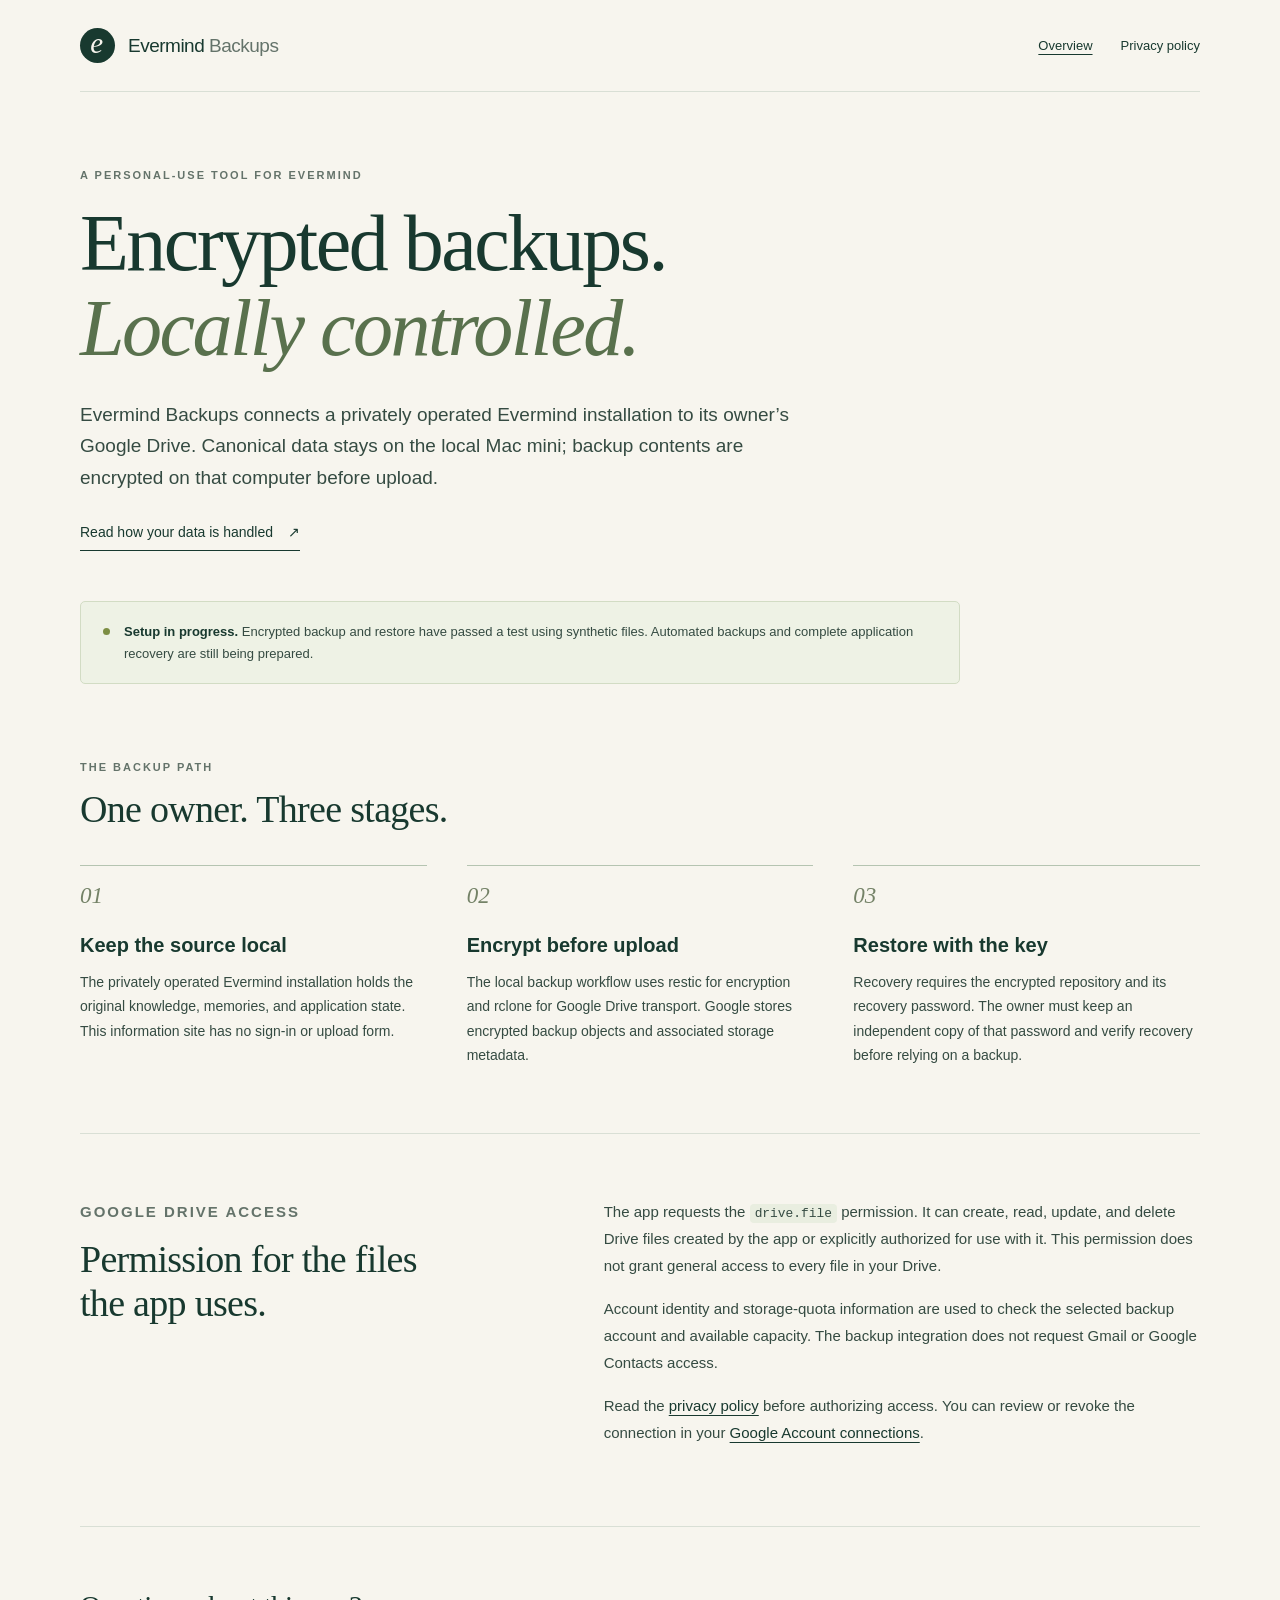
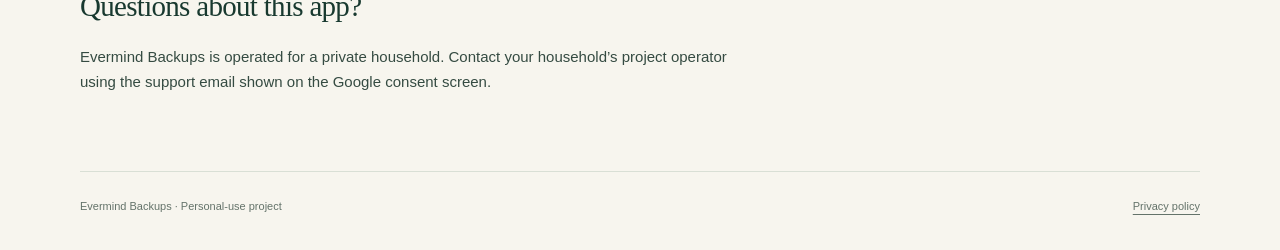
<file: index.html>
<!doctype html>
<html lang="en">
<head>
  <meta charset="utf-8">
  <meta name="viewport" content="width=device-width, initial-scale=1">
  <meta name="description" content="Evermind Backups is a personal-use tool for encrypted backups from a local Evermind installation to its owner's Google Drive.">
  <title>Evermind Backups — Encrypted backups, locally controlled</title>
  <link rel="stylesheet" href="styles.css">
</head>
<body>
  <a class="skip-link" href="#main">Skip to content</a>
  <header class="site-header wrap">
    <a class="brand" href="index.html" aria-label="Evermind Backups home"><span class="brand-mark" aria-hidden="true">e</span><span>Evermind <strong>Backups</strong></span></a>
    <nav aria-label="Main navigation"><a aria-current="page" href="index.html">Overview</a><a href="privacy.html">Privacy policy</a></nav>
  </header>
  <main id="main" class="wrap">
    <section class="hero" aria-labelledby="title">
      <p class="eyebrow">A personal-use tool for Evermind</p>
      <h1 id="title">Encrypted backups.<br><em>Locally controlled.</em></h1>
      <p class="intro">Evermind Backups connects a privately operated Evermind installation to its owner’s Google Drive. Canonical data stays on the local Mac mini; backup contents are encrypted on that computer before upload.</p>
      <a class="text-link" href="privacy.html">Read how your data is handled <span aria-hidden="true">↗</span></a>
    </section>
    <aside class="status-note" aria-label="Current implementation status"><span class="status-dot" aria-hidden="true"></span><div><strong>Setup in progress.</strong> Encrypted backup and restore have passed a test using synthetic files. Automated backups and complete application recovery are still being prepared.</div></aside>
    <section class="flow-section" aria-labelledby="flow-title">
      <div class="section-heading"><p class="eyebrow">The backup path</p><h2 id="flow-title">One owner. Three stages.</h2></div>
      <ol class="flow">
        <li><span class="step-number">01</span><h3>Keep the source local</h3><p>The privately operated Evermind installation holds the original knowledge, memories, and application state. This information site has no sign-in or upload form.</p></li>
        <li><span class="step-number">02</span><h3>Encrypt before upload</h3><p>The local backup workflow uses restic for encryption and rclone for Google Drive transport. Google stores encrypted backup objects and associated storage metadata.</p></li>
        <li><span class="step-number">03</span><h3>Restore with the key</h3><p>Recovery requires the encrypted repository and its recovery password. The owner must keep an independent copy of that password and verify recovery before relying on a backup.</p></li>
      </ol>
    </section>
    <section class="permission-section" aria-labelledby="permission-title">
      <div><p class="eyebrow">Google Drive access</p><h2 id="permission-title">Permission for the files<br>the app uses.</h2></div>
      <div><p>The app requests the <code>drive.file</code> permission. It can create, read, update, and delete Drive files created by the app or explicitly authorized for use with it. This permission does not grant general access to every file in your Drive.</p><p>Account identity and storage-quota information are used to check the selected backup account and available capacity. The backup integration does not request Gmail or Google Contacts access.</p><p>Read the <a href="privacy.html">privacy policy</a> before authorizing access. You can review or revoke the connection in your <a href="https://myaccount.google.com/connections">Google Account connections</a>.</p></div>
    </section>
    <section class="contact-section" aria-labelledby="contact-title"><h2 id="contact-title">Questions about this app?</h2><p>Evermind Backups is operated for a private household. Contact your household’s project operator using the support email shown on the Google consent screen.</p></section>
  </main>
  <footer class="site-footer wrap"><span>Evermind Backups · Personal-use project</span><a href="privacy.html">Privacy policy</a></footer>
</body>
</html>
</file>
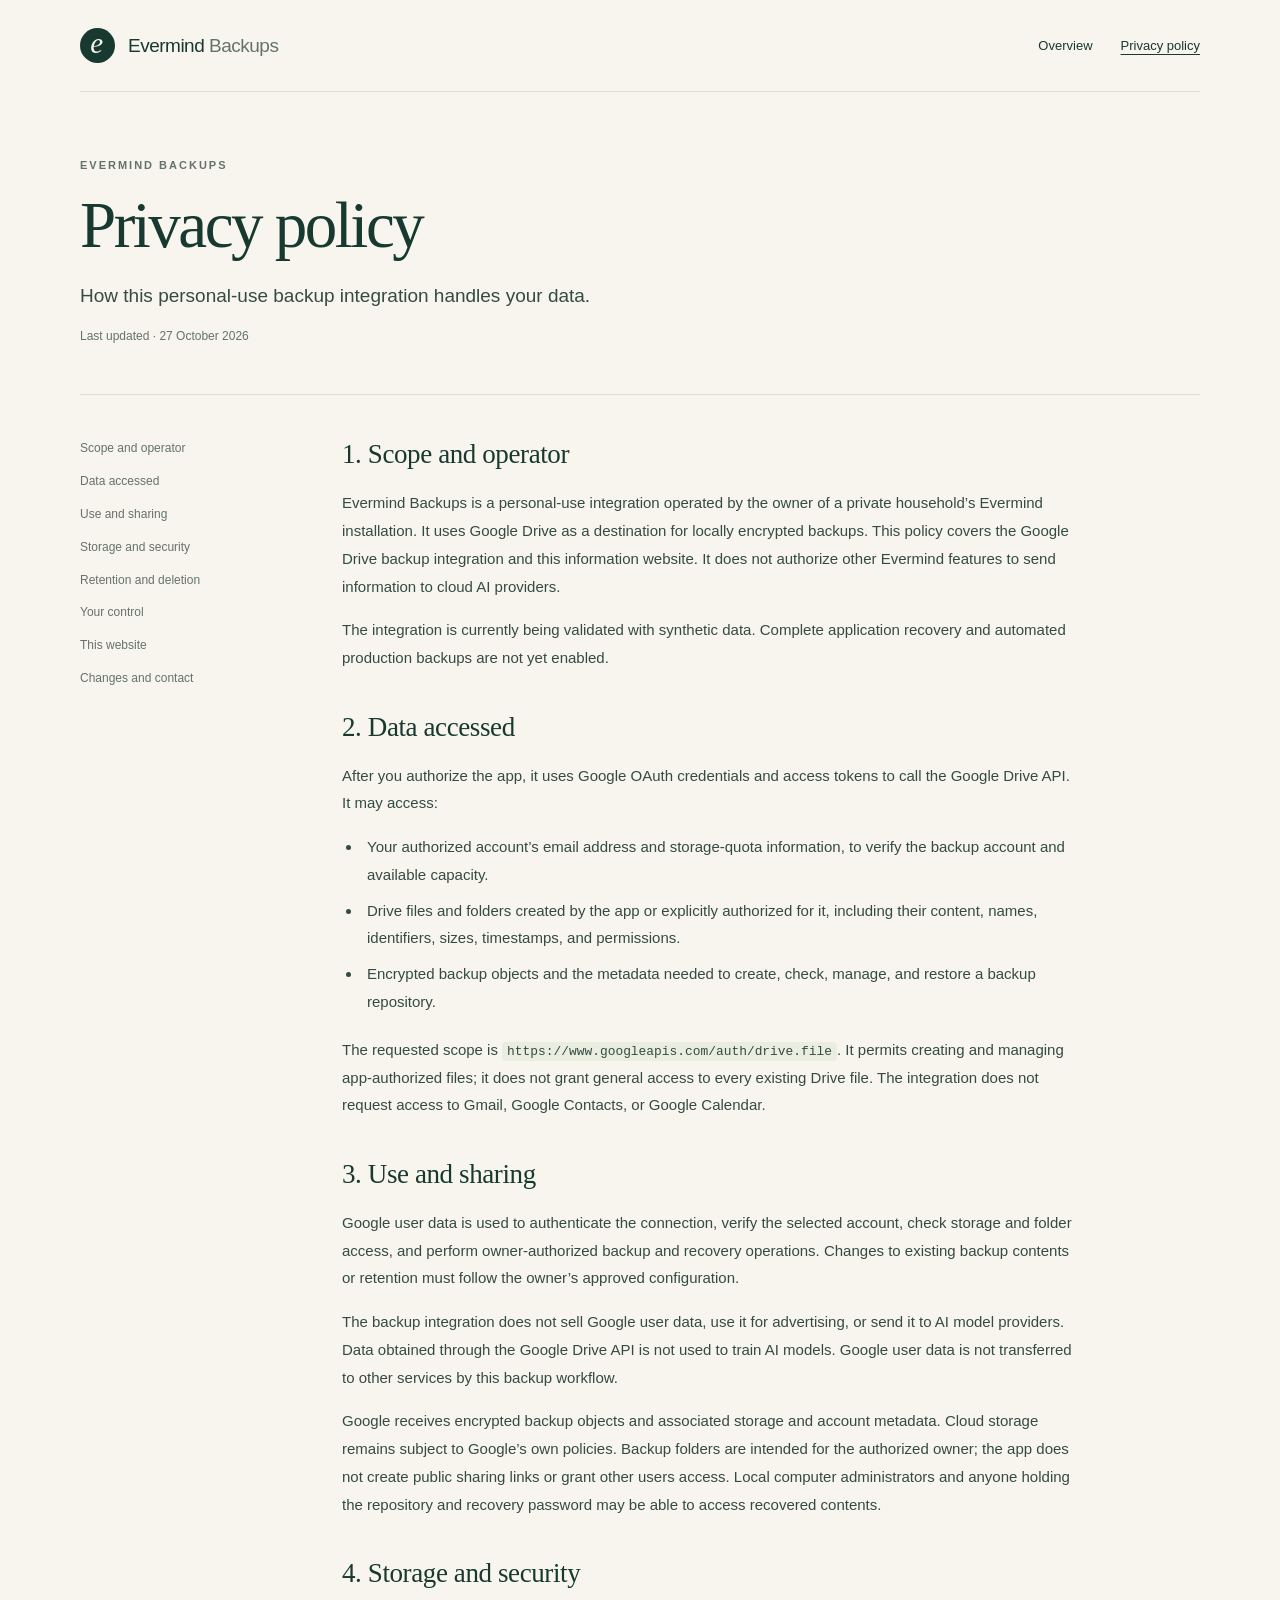
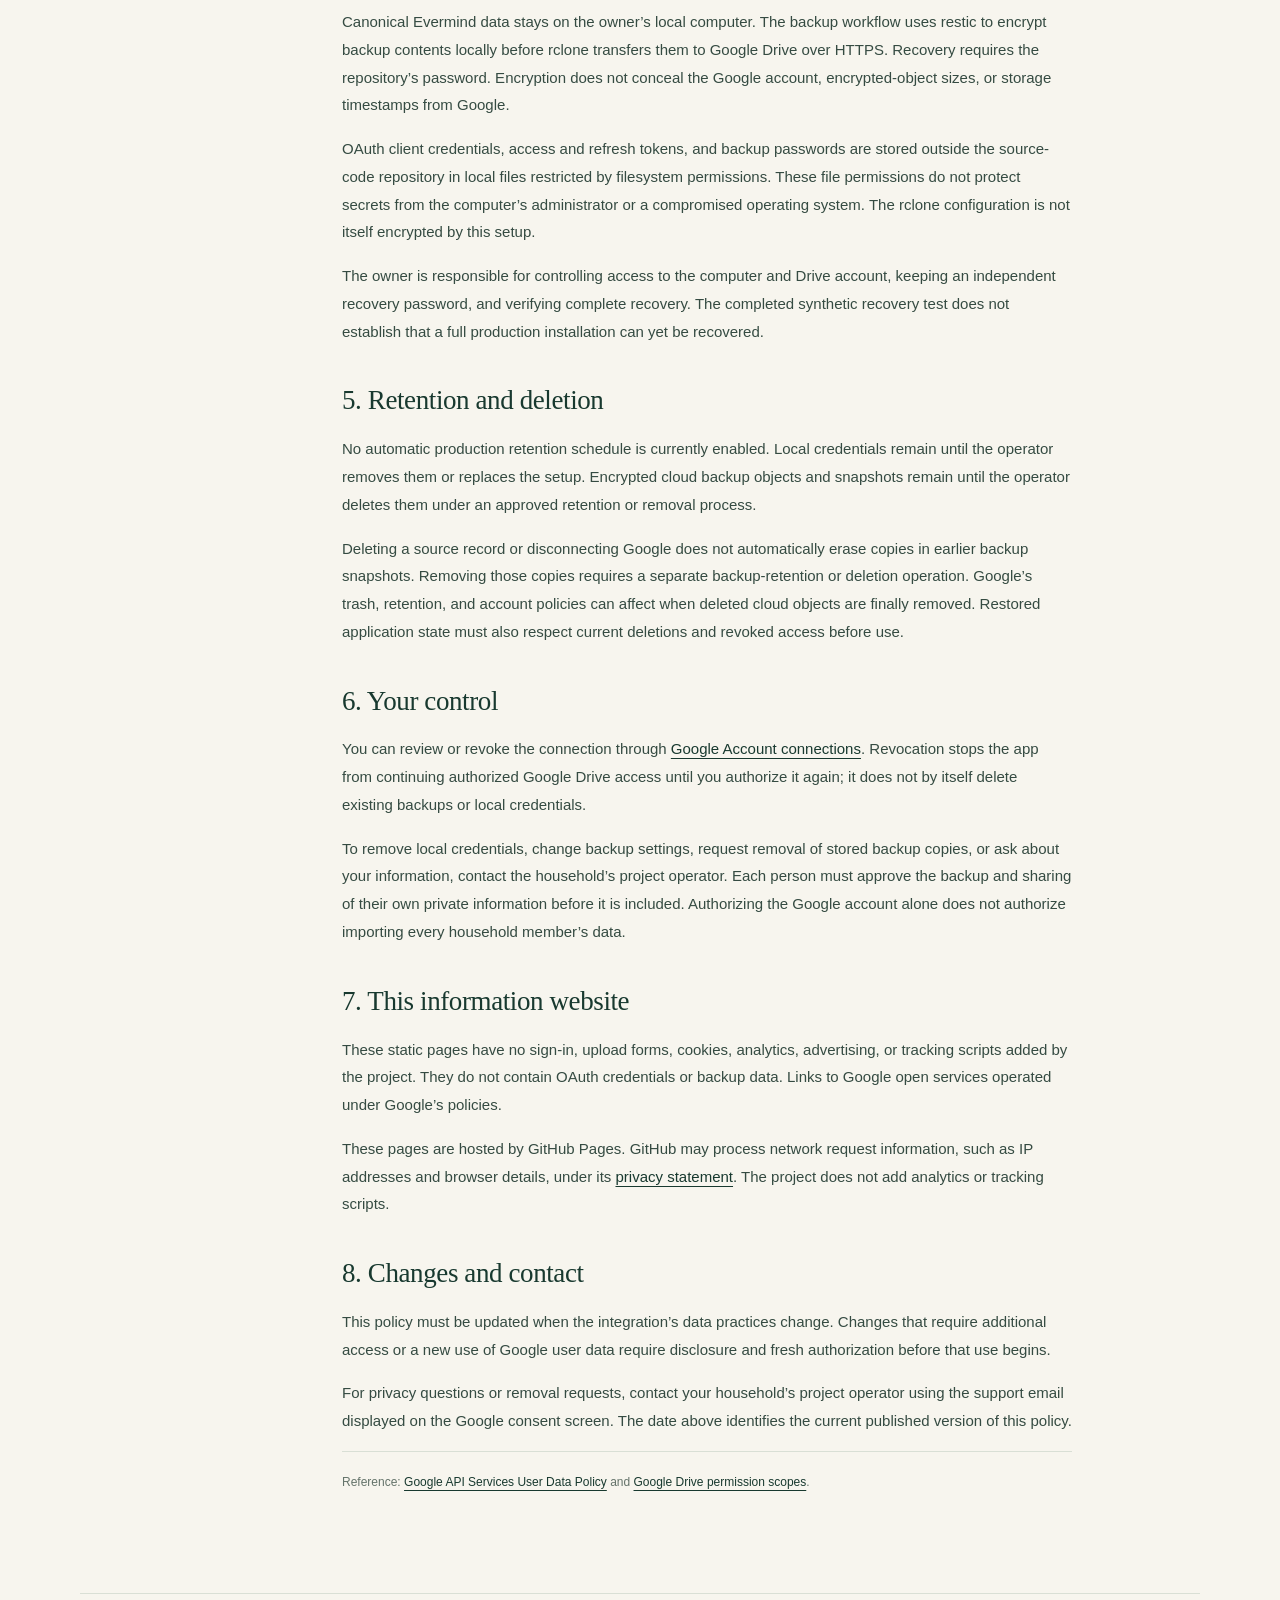
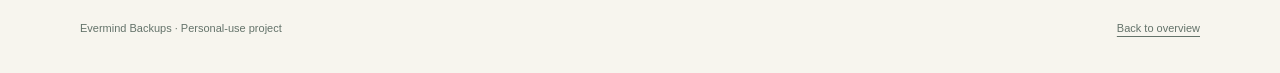
<file: privacy.html>
<!doctype html>
<html lang="en">
<head>
  <meta charset="utf-8">
  <meta name="viewport" content="width=device-width, initial-scale=1">
  <meta name="description" content="How the personal-use Evermind Backups integration accesses, uses, stores, and shares Google user data.">
  <title>Privacy policy — Evermind Backups</title>
  <link rel="stylesheet" href="styles.css">
</head>
<body>
  <a class="skip-link" href="#main">Skip to content</a>
  <header class="site-header wrap">
    <a class="brand" href="index.html" aria-label="Evermind Backups home"><span class="brand-mark" aria-hidden="true">e</span><span>Evermind <strong>Backups</strong></span></a>
    <nav aria-label="Main navigation"><a href="index.html">Overview</a><a aria-current="page" href="privacy.html">Privacy policy</a></nav>
  </header>
  <main id="main" class="wrap policy-main">
    <div class="policy-heading"><p class="eyebrow">Evermind Backups</p><h1>Privacy policy</h1><p class="intro">How this personal-use backup integration handles your data.</p><p class="date-line">Last updated · 27 October 2026</p></div>
    <div class="policy-layout">
      <nav class="policy-toc" aria-label="Privacy policy sections"><a href="#scope">Scope and operator</a><a href="#access">Data accessed</a><a href="#use">Use and sharing</a><a href="#storage">Storage and security</a><a href="#retention">Retention and deletion</a><a href="#control">Your control</a><a href="#website">This website</a><a href="#changes">Changes and contact</a></nav>
      <article class="policy-copy" aria-label="Privacy policy details">
        <section id="scope"><h2>1. Scope and operator</h2><p>Evermind Backups is a personal-use integration operated by the owner of a private household’s Evermind installation. It uses Google Drive as a destination for locally encrypted backups. This policy covers the Google Drive backup integration and this information website. It does not authorize other Evermind features to send information to cloud AI providers.</p><p>The integration is currently being validated with synthetic data. Complete application recovery and automated production backups are not yet enabled.</p></section>
        <section id="access"><h2>2. Data accessed</h2><p>After you authorize the app, it uses Google OAuth credentials and access tokens to call the Google Drive API. It may access:</p><ul><li>Your authorized account’s email address and storage-quota information, to verify the backup account and available capacity.</li><li>Drive files and folders created by the app or explicitly authorized for it, including their content, names, identifiers, sizes, timestamps, and permissions.</li><li>Encrypted backup objects and the metadata needed to create, check, manage, and restore a backup repository.</li></ul><p>The requested scope is <code>https://www.googleapis.com/auth/drive.file</code>. It permits creating and managing app-authorized files; it does not grant general access to every existing Drive file. The integration does not request access to Gmail, Google Contacts, or Google Calendar.</p></section>
        <section id="use"><h2>3. Use and sharing</h2><p>Google user data is used to authenticate the connection, verify the selected account, check storage and folder access, and perform owner-authorized backup and recovery operations. Changes to existing backup contents or retention must follow the owner’s approved configuration.</p><p>The backup integration does not sell Google user data, use it for advertising, or send it to AI model providers. Data obtained through the Google Drive API is not used to train AI models. Google user data is not transferred to other services by this backup workflow.</p><p>Google receives encrypted backup objects and associated storage and account metadata. Cloud storage remains subject to Google’s own policies. Backup folders are intended for the authorized owner; the app does not create public sharing links or grant other users access. Local computer administrators and anyone holding the repository and recovery password may be able to access recovered contents.</p></section>
        <section id="storage"><h2>4. Storage and security</h2><p>Canonical Evermind data stays on the owner’s local computer. The backup workflow uses restic to encrypt backup contents locally before rclone transfers them to Google Drive over HTTPS. Recovery requires the repository’s password. Encryption does not conceal the Google account, encrypted-object sizes, or storage timestamps from Google.</p><p>OAuth client credentials, access and refresh tokens, and backup passwords are stored outside the source-code repository in local files restricted by filesystem permissions. These file permissions do not protect secrets from the computer’s administrator or a compromised operating system. The rclone configuration is not itself encrypted by this setup.</p><p>The owner is responsible for controlling access to the computer and Drive account, keeping an independent recovery password, and verifying complete recovery. The completed synthetic recovery test does not establish that a full production installation can yet be recovered.</p></section>
        <section id="retention"><h2>5. Retention and deletion</h2><p>No automatic production retention schedule is currently enabled. Local credentials remain until the operator removes them or replaces the setup. Encrypted cloud backup objects and snapshots remain until the operator deletes them under an approved retention or removal process.</p><p>Deleting a source record or disconnecting Google does not automatically erase copies in earlier backup snapshots. Removing those copies requires a separate backup-retention or deletion operation. Google’s trash, retention, and account policies can affect when deleted cloud objects are finally removed. Restored application state must also respect current deletions and revoked access before use.</p></section>
        <section id="control"><h2>6. Your control</h2><p>You can review or revoke the connection through <a href="https://myaccount.google.com/connections">Google Account connections</a>. Revocation stops the app from continuing authorized Google Drive access until you authorize it again; it does not by itself delete existing backups or local credentials.</p><p>To remove local credentials, change backup settings, request removal of stored backup copies, or ask about your information, contact the household’s project operator. Each person must approve the backup and sharing of their own private information before it is included. Authorizing the Google account alone does not authorize importing every household member’s data.</p></section>
        <section id="website"><h2>7. This information website</h2><p>These static pages have no sign-in, upload forms, cookies, analytics, advertising, or tracking scripts added by the project. They do not contain OAuth credentials or backup data. Links to Google open services operated under Google’s policies.</p><p>These pages are hosted by GitHub Pages. GitHub may process network request information, such as IP addresses and browser details, under its <a href="https://docs.github.com/en/site-policy/privacy-policies/github-general-privacy-statement">privacy statement</a>. The project does not add analytics or tracking scripts.</p></section>
        <section id="changes"><h2>8. Changes and contact</h2><p>This policy must be updated when the integration’s data practices change. Changes that require additional access or a new use of Google user data require disclosure and fresh authorization before that use begins.</p><p>For privacy questions or removal requests, contact your household’s project operator using the support email displayed on the Google consent screen. The date above identifies the current published version of this policy.</p><p class="reference-note">Reference: <a href="https://developers.google.com/terms/api-services-user-data-policy">Google API Services User Data Policy</a> and <a href="https://developers.google.com/workspace/drive/api/guides/api-specific-auth">Google Drive permission scopes</a>.</p></section>
      </article>
    </div>
  </main>
  <footer class="site-footer wrap"><span>Evermind Backups · Personal-use project</span><a href="index.html">Back to overview</a></footer>
</body>
</html>
</file>
<file: styles.css>
:root{color-scheme:light;--paper:#f7f5ee;--ink:#18392f;--body:#354b42;--muted:#64736a;--line:#d9dfd5;--accent:#cbdba7;--serif:Georgia,'Times New Roman',serif;--sans:-apple-system,BlinkMacSystemFont,'Segoe UI',sans-serif}
*{box-sizing:border-box}html{scroll-behavior:smooth;scroll-padding-top:30px}body{margin:0;background:var(--paper);color:var(--body);font:16px/1.65 var(--sans);-webkit-font-smoothing:antialiased}a{color:var(--ink);text-underline-offset:4px}a:hover{color:#41643e}a:focus-visible{outline:3px solid #758a3d;outline-offset:5px}p{margin:0 0 1rem}h1,h2,h3{color:var(--ink);font-weight:400}h1,h2{font-family:var(--serif)}h1{font-size:clamp(48px,6.8vw,80px);line-height:1.06;letter-spacing:-2.5px;margin:18px 0 28px}h1 em{font-weight:400;color:#59714d}h2{font-size:clamp(29px,3vw,38px);line-height:1.18;letter-spacing:-.7px;margin:8px 0 22px}h3{font-family:var(--sans);font-size:20px;font-weight:600;line-height:1.3;margin:20px 0 12px}code{font-family:ui-monospace,SFMono-Regular,Menlo,monospace;font-size:.86em;overflow-wrap:anywhere;background:#e9eee0;border-radius:4px;padding:2px 5px}.wrap{max-width:1120px;width:calc(100% - 112px);margin:0 auto}.draft-strip{background:#e7ebdd;color:#3b4e3b;text-align:center;font-size:11px;letter-spacing:.7px;padding:8px 18px;text-transform:uppercase}.draft-strip span{margin-left:14px;color:#53634d}.site-header{display:flex;align-items:center;justify-content:space-between;gap:24px;padding:28px 0;border-bottom:1px solid var(--line)}.brand{display:inline-flex;align-items:center;gap:13px;color:var(--ink);text-decoration:none;font-size:19px;letter-spacing:-.5px;white-space:nowrap}.brand strong{font-weight:400;color:var(--muted)}.brand-mark{display:grid;place-items:center;background:var(--ink);color:var(--paper);border-radius:50%;width:35px;height:35px;font:italic 29px/1 var(--serif);padding:0 2px 4px 0}.site-header nav{display:flex;gap:28px;font-size:13px}.site-header nav a{text-decoration:none}.site-header nav a[aria-current=page]{text-decoration:underline;text-decoration-thickness:1px}.eyebrow{font-size:11px;line-height:1.4;letter-spacing:2px;font-weight:600;text-transform:uppercase;color:var(--muted);margin:0 0 12px}.hero{padding:76px 0 50px;max-width:810px}.intro{font-size:19px;line-height:1.65;max-width:720px}.text-link{display:inline-flex;gap:15px;font-size:14px;text-decoration:none;border-bottom:1px solid var(--ink);margin-top:12px;padding-bottom:6px}.status-note{display:flex;gap:14px;align-items:flex-start;border:1px solid #d2dcc4;border-radius:5px;padding:19px 22px;background:#eef2e5;max-width:880px;font-size:13px;line-height:1.65}.status-note strong{color:var(--ink);font-weight:600}.status-dot{height:7px;width:7px;flex:0 0 7px;background:#7c8e43;border-radius:50%;margin-top:7px}.flow-section{padding:76px 0 65px;border-bottom:1px solid var(--line)}.section-heading{margin-bottom:33px}.flow{list-style:none;padding:0;margin:0;display:grid;grid-template-columns:repeat(3,1fr);gap:40px}.flow li{border-top:1px solid #b5c4b1;padding-top:17px}.flow p{font-size:14px;line-height:1.75;margin-bottom:0}.step-number{color:#748267;font:italic 23px var(--serif)}.permission-section{padding:64px 0;display:grid;grid-template-columns:1fr 1.3fr;gap:65px;border-bottom:1px solid var(--line)}.permission-section p{font-size:15px;line-height:1.8}.contact-section{padding:54px 0 60px;max-width:660px}.contact-section h2{font-size:29px}.contact-section p{font-size:15px}.site-footer{display:flex;justify-content:space-between;gap:16px;border-top:1px solid var(--line);padding:25px 0 36px;font-size:11px;color:var(--muted)}.site-footer a{color:var(--muted)}.skip-link{position:absolute;top:-100px;left:20px;background:white;color:var(--ink);z-index:10;padding:10px 15px}.skip-link:focus{top:10px}.policy-heading{padding:66px 0 48px;border-bottom:1px solid var(--line)}.policy-heading h1{font-size:clamp(43px,5.3vw,65px);margin-bottom:20px}.policy-heading .intro{font-size:19px;margin-bottom:15px}.date-line{font-size:12px;color:var(--muted);margin-bottom:0}.policy-layout{display:grid;grid-template-columns:190px minmax(0,1fr);gap:72px;padding:44px 0 60px}.policy-toc{align-self:start;display:flex;flex-direction:column;gap:13px;position:sticky;top:32px;font-size:12px;padding-right:12px}.policy-toc a{text-decoration:none;color:var(--muted)}.policy-toc a:hover{text-decoration:underline;color:var(--ink)}.policy-copy{max-width:730px;min-width:0}.policy-copy section{margin-bottom:40px}.policy-copy h2{font-size:27px;letter-spacing:-.4px;margin:0 0 18px}.policy-copy p,.policy-copy li{font-size:15px;line-height:1.85}.policy-copy ul{padding-left:20px;margin:8px 0 20px}.policy-copy li{padding-left:5px;margin:8px 0}.policy-copy .reference-note{border-top:1px solid var(--line);padding-top:19px;font-size:12px;color:var(--muted)}
@media(max-width:760px){.wrap{width:calc(100% - 44px)}.site-header{padding:22px 0;gap:15px;flex-wrap:wrap}.site-header nav{gap:20px}.brand{font-size:18px}.hero{padding:51px 0 36px}h1{letter-spacing:-1.6px;font-size:clamp(43px,9.3vw,64px)}.intro{font-size:17px}.status-note{padding:17px}.flow-section{padding:48px 0}.flow{grid-template-columns:1fr;gap:29px}.flow li{padding-top:14px}.flow h3{margin:11px 0 10px}.permission-section{grid-template-columns:1fr;gap:12px;padding:43px 0}.contact-section{padding:40px 0}.site-footer{flex-wrap:wrap}.policy-heading{padding:48px 0 31px}.policy-layout{grid-template-columns:1fr;gap:35px;padding-top:27px}.policy-toc{position:static;display:grid;grid-template-columns:repeat(2,minmax(0,1fr));gap:12px 20px;border-bottom:1px solid var(--line);padding-bottom:25px}.policy-copy h2{font-size:26px}.policy-copy section{margin-bottom:35px}.draft-strip{font-size:9px;letter-spacing:.45px}.draft-strip span{margin-left:7px}}
@media(prefers-reduced-motion:reduce){html{scroll-behavior:auto}}
</file>
